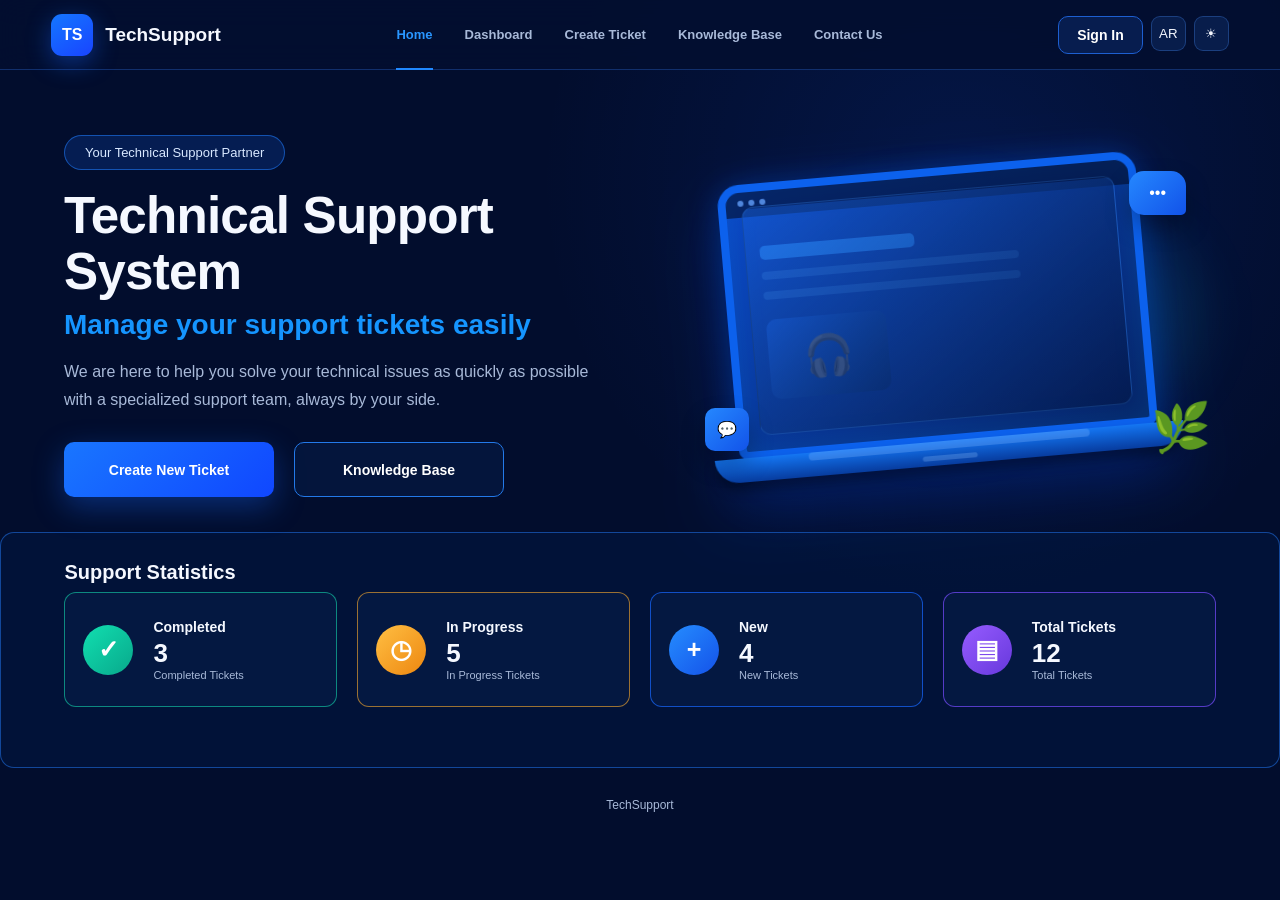
<file: index.html>
<!DOCTYPE html>
<html lang="en" dir="ltr">

<head>
    <meta charset="UTF-8">
    <meta name="viewport" content="width=device-width, initial-scale=1.0">

    <title>TechSupport</title>

    <link rel="stylesheet" href="css/style.css">
</head>

<body>

<!-- ================= NAVBAR ================= -->

<header class="navbar">

    <a href="index.html" class="brand">

        <span class="brand-icon">TS</span>

        <span class="brand-name">
            TechSupport
        </span>

    </a>


    <nav class="main-nav">

        <a href="index.html" class="active" data-i18n="home">
            Home
        </a>

        <a href="dashboard.html" data-i18n="dashboard">
            Dashboard
        </a>

        <a href="create-ticket.html" data-i18n="createTicket">
            Create Ticket
        </a>

        <a href="knowledge-base.html" data-i18n="knowledge">
            Knowledge Base
        </a>

        <a href="contact.html" data-i18n="contact">
            Contact Us
        </a>

    </nav>


    <div class="nav-actions">

    <a href="login.html" class="login-nav-btn">
        Sign In
    </a>

    <button id="languageToggle" class="nav-btn">
        AR
    </button>

    <button id="themeToggle" class="nav-btn">
        ☀
    </button>

</div>
</header>


<!-- ================= HERO ================= -->

<main>

<section class="hero">

    <div class="hero-content">

        <span class="hero-badge" data-i18n="badge">
            Your Technical Support Partner
        </span>


        <h1 data-i18n="heroTitle">
            Technical Support System
        </h1>


        <h2 data-i18n="heroSubtitle">
            Manage your support tickets easily
        </h2>


        <p data-i18n="heroText">
            We are here to help you solve your technical issues
            as quickly as possible with a specialized support team,
            always by your side.
        </p>


        <div class="hero-buttons">

            <a
                href="create-ticket.html"
                class="btn btn-primary"
                data-i18n="createNewTicket">
                Create New Ticket
            </a>

            <a
                href="knowledge-base.html"
                class="btn btn-outline"
                data-i18n="knowledge">
                Knowledge Base
            </a>

        </div>

    </div>


    <!-- LAPTOP -->

    <div class="laptop-area">

        <div class="glow glow-one"></div>
        <div class="glow glow-two"></div>


        <div class="chat-bubble bubble-one">
            •••
        </div>


        <div class="plant plant-left">
            🌿
        </div>


        <div class="laptop">

            <div class="laptop-screen">

                <div class="screen-top">
                    <span></span>
                    <span></span>
                    <span></span>
                </div>

                <div class="screen-content">

                    <div class="screen-line big"></div>
                    <div class="screen-line"></div>
                    <div class="screen-line"></div>

                    <div class="screen-card">

                        <div class="headphone">
                            🎧
                        </div>

                    </div>

                </div>

            </div>


            <div class="laptop-base">

                <div class="keyboard"></div>

                <div class="touchpad"></div>

            </div>

        </div>


        <div class="chat-bubble bubble-two">
            💬
        </div>

    </div>

</section>


<!-- ================= STATISTICS ================= -->

<section class="statistics-section">

    <div class="section-heading">
        <h2 data-i18n="supportStatistics">
            Support Statistics
        </h2>
    </div>


    <div class="stats-grid">

        <div class="stat-card completed">

            <div class="stat-icon">
                ✓
            </div>

            <div>
                <span data-i18n="completed">
                    Completed
                </span>

                <strong id="completedCount">
                    3
                </strong>

                <small data-i18n="completedTickets">
                    Completed Tickets
                </small>
            </div>

        </div>


        <div class="stat-card progress">

            <div class="stat-icon">
                ◷
            </div>

            <div>
                <span data-i18n="inProgress">
                    In Progress
                </span>

                <strong id="progressCount">
                    5
                </strong>

                <small data-i18n="progressTickets">
                    In Progress Tickets
                </small>
            </div>

        </div>


        <div class="stat-card new">

            <div class="stat-icon">
                +
            </div>

            <div>
                <span data-i18n="new">
                    New
                </span>

                <strong id="newCount">
                    4
                </strong>

                <small data-i18n="newTickets">
                    New Tickets
                </small>
            </div>

        </div>


        <div class="stat-card total">

            <div class="stat-icon">
                ▤
            </div>

            <div>
                <span data-i18n="totalTickets">
                    Total Tickets
                </span>

                <strong id="totalCount">
                    12
                </strong>

                <small data-i18n="totalTickets">
                    Total Tickets
                </small>
            </div>

        </div>

    </div>

</section>


<!-- ================= FOOTER ================= -->

<footer>

    <p>
        TechSupport
    </p>

</footer>

</main>


<script src="js/main.js"></script>

</body>
</html>
</file>
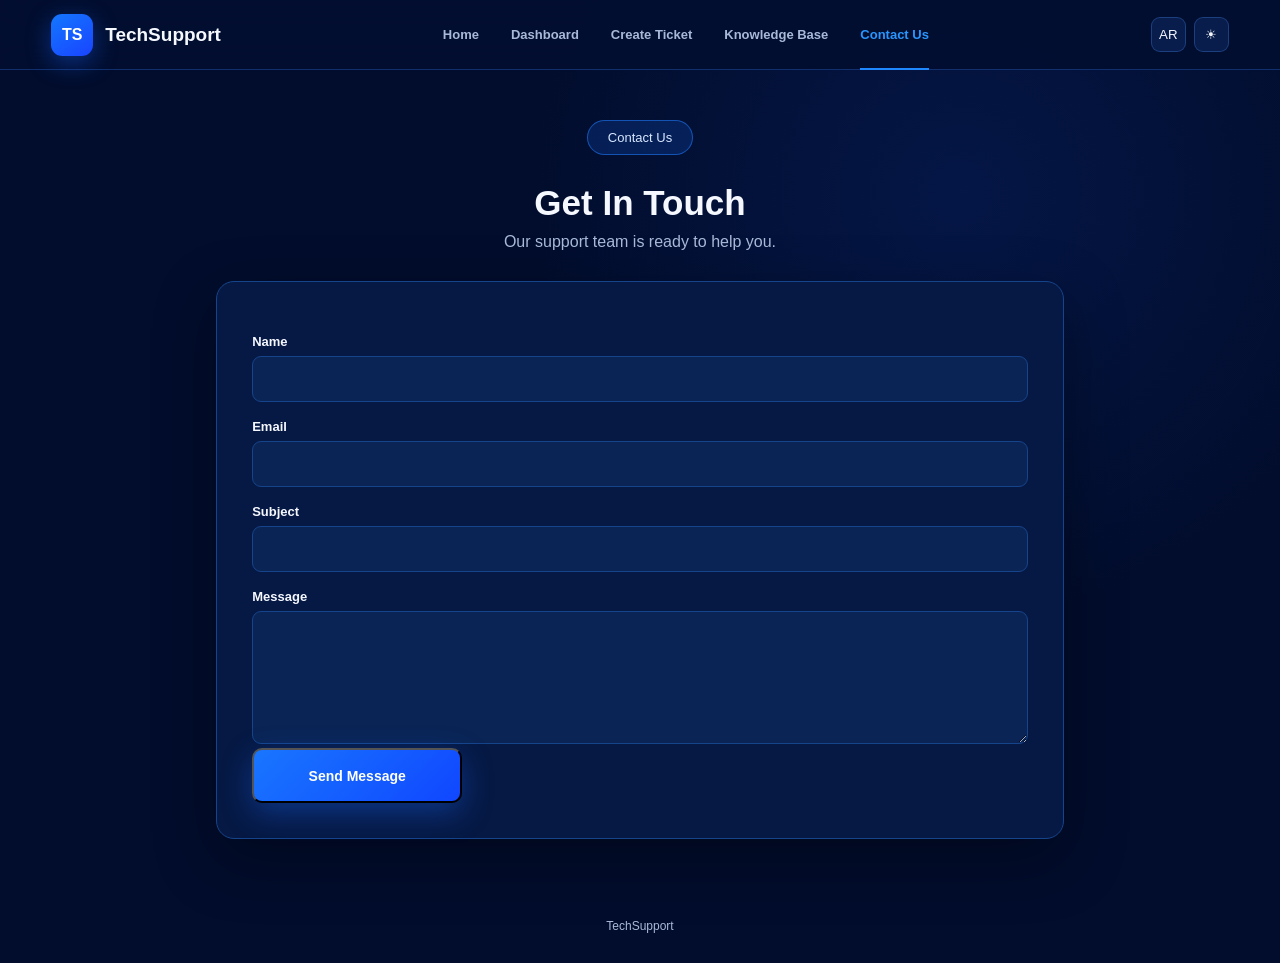
<file: contact.html>
<!DOCTYPE html>
<html lang="en" dir="ltr">

<head>
    <meta charset="UTF-8">
    <meta name="viewport" content="width=device-width, initial-scale=1.0">
    <title>Contact | TechSupport</title>
    <link rel="stylesheet" href="css/style.css">
</head>

<body>

<header class="navbar">

    <a href="index.html" class="brand">
        <span class="brand-icon">TS</span>
        <span class="brand-name">TechSupport</span>
    </a>

    <nav class="main-nav">
        <a href="index.html">Home</a>
        <a href="dashboard.html">Dashboard</a>
        <a href="create-ticket.html">Create Ticket</a>
        <a href="knowledge-base.html">Knowledge Base</a>
        <a href="contact.html" class="active">Contact Us</a>
    </nav>

    <div class="nav-actions">
        <button id="languageToggle" class="nav-btn">AR</button>
        <button id="themeToggle" class="nav-btn">☾</button>
    </div>

</header>


<main class="form-page">

    <div class="form-header">

        <span class="hero-badge">
            Contact Us
        </span>

        <h1>
            Get In Touch
        </h1>

        <p>
            Our support team is ready to help you.
        </p>

    </div>


    <form id="contactForm" class="main-form">

        <label>Name</label>

        <input
            type="text"
            id="contactName"
            required>


        <label>Email</label>

        <input
            type="email"
            id="contactEmail"
            required>


        <label>Subject</label>

        <input
            type="text"
            id="contactSubject"
            required>


        <label>Message</label>

        <textarea
            id="contactMessage"
            rows="7"
            required></textarea>


        <button
            type="submit"
            class="btn btn-primary">
            Send Message
        </button>

    </form>

</main>


<footer>
    <p> TechSupport</p>
</footer>


<script src="js/main.js"></script>

</body>
</html>
</file>
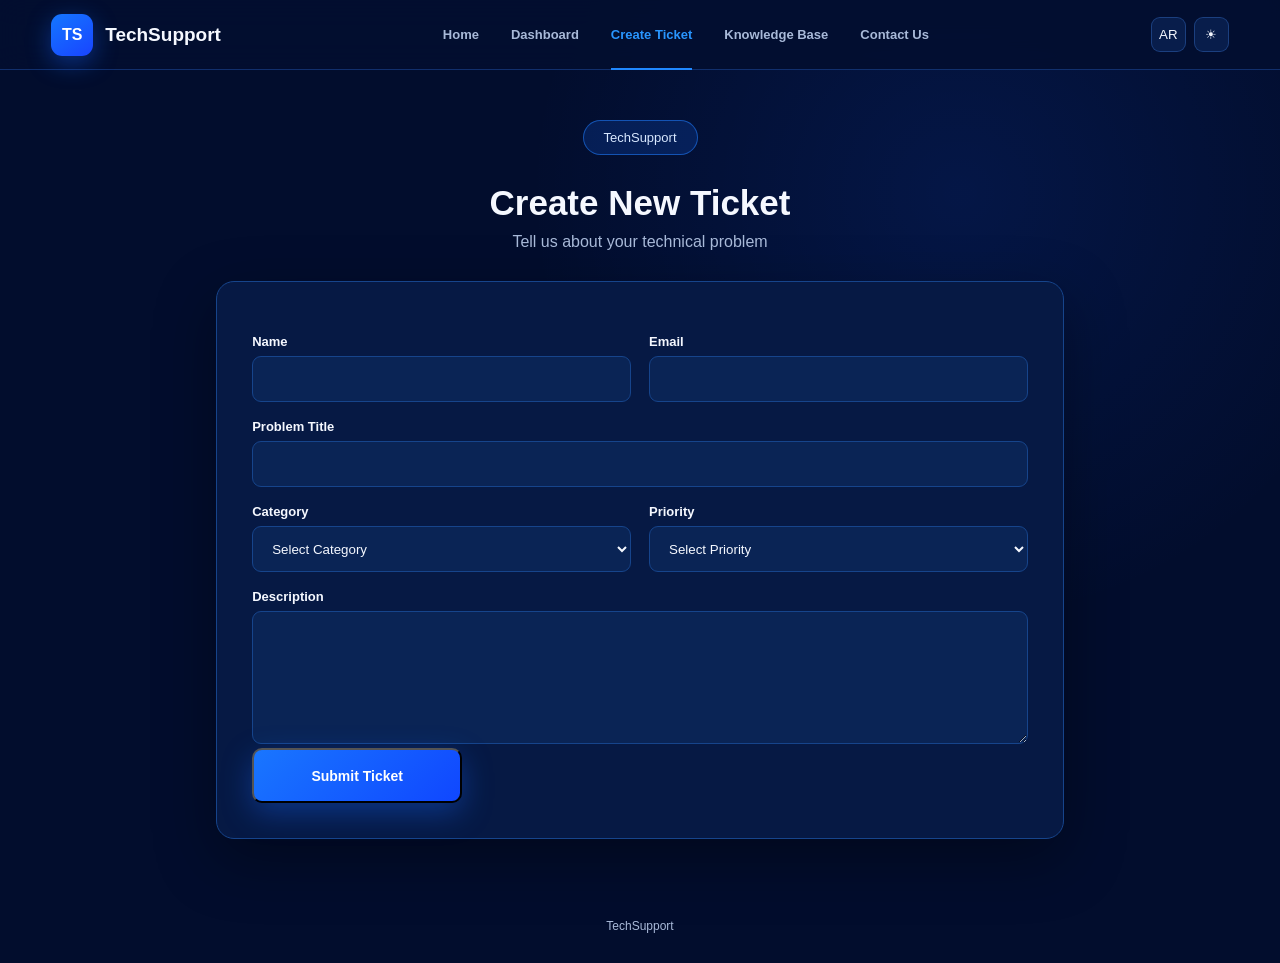
<file: create-ticket.html>
<!DOCTYPE html>
<html lang="en" dir="ltr">

<head>
    <meta charset="UTF-8">
    <meta name="viewport" content="width=device-width, initial-scale=1.0">
    <title>Create Ticket | TechSupport</title>
    <link rel="stylesheet" href="css/style.css">
</head>

<body>

<header class="navbar">

    <a href="index.html" class="brand">
        <span class="brand-icon">TS</span>
        <span class="brand-name">TechSupport</span>
    </a>

    <nav class="main-nav">
        <a href="index.html" data-i18n="home">Home</a>
        <a href="dashboard.html" data-i18n="dashboard">Dashboard</a>
        <a href="create-ticket.html" class="active" data-i18n="createTicket">Create Ticket</a>
        <a href="knowledge-base.html" data-i18n="knowledge">Knowledge Base</a>
        <a href="contact.html" data-i18n="contact">Contact Us</a>
    </nav>

    <div class="nav-actions">
        <button id="languageToggle" class="nav-btn">AR</button>
        <button id="themeToggle" class="nav-btn">☾</button>
    </div>

</header>


<main class="form-page">

    <div class="form-header">

        <span class="hero-badge">TechSupport</span>

        <h1 data-i18n="createTicketTitle">
            Create New Ticket
        </h1>

        <p data-i18n="createTicketSubtitle">
            Tell us about your technical problem
        </p>

    </div>


    <form id="ticketForm" class="main-form">

        <div class="form-row">

            <div>
                <label>Name</label>
                <input
                    type="text"
                    id="ticketName"
                    required>
            </div>

            <div>
                <label>Email</label>
                <input
                    type="email"
                    id="ticketEmail"
                    required>
            </div>

        </div>


        <label>Problem Title</label>

        <input
            type="text"
            id="ticketTitle"
            required>


        <div class="form-row">

            <div>

                <label>Category</label>

                <select id="ticketCategory" required>

                    <option value="">
                        Select Category
                    </option>

                    <option value="Network">
                        Network
                    </option>

                    <option value="Devices">
                        Devices
                    </option>

                    <option value="Software">
                        Software
                    </option>

                    <option value="Other">
                        Other
                    </option>

                </select>

            </div>


            <div>

                <label>Priority</label>

                <select id="ticketPriority" required>

                    <option value="">
                        Select Priority
                    </option>

                    <option value="High">
                        High
                    </option>

                    <option value="Medium">
                        Medium
                    </option>

                    <option value="Low">
                        Low
                    </option>

                </select>

            </div>

        </div>


        <label>Description</label>

        <textarea
            id="ticketDescription"
            rows="7"
            required></textarea>


        <button
            type="submit"
            class="btn btn-primary">
            Submit Ticket
        </button>

    </form>

</main>


<footer>
    <p>TechSupport</p>
</footer>


<script src="js/main.js"></script>

</body>
</html>
</file>
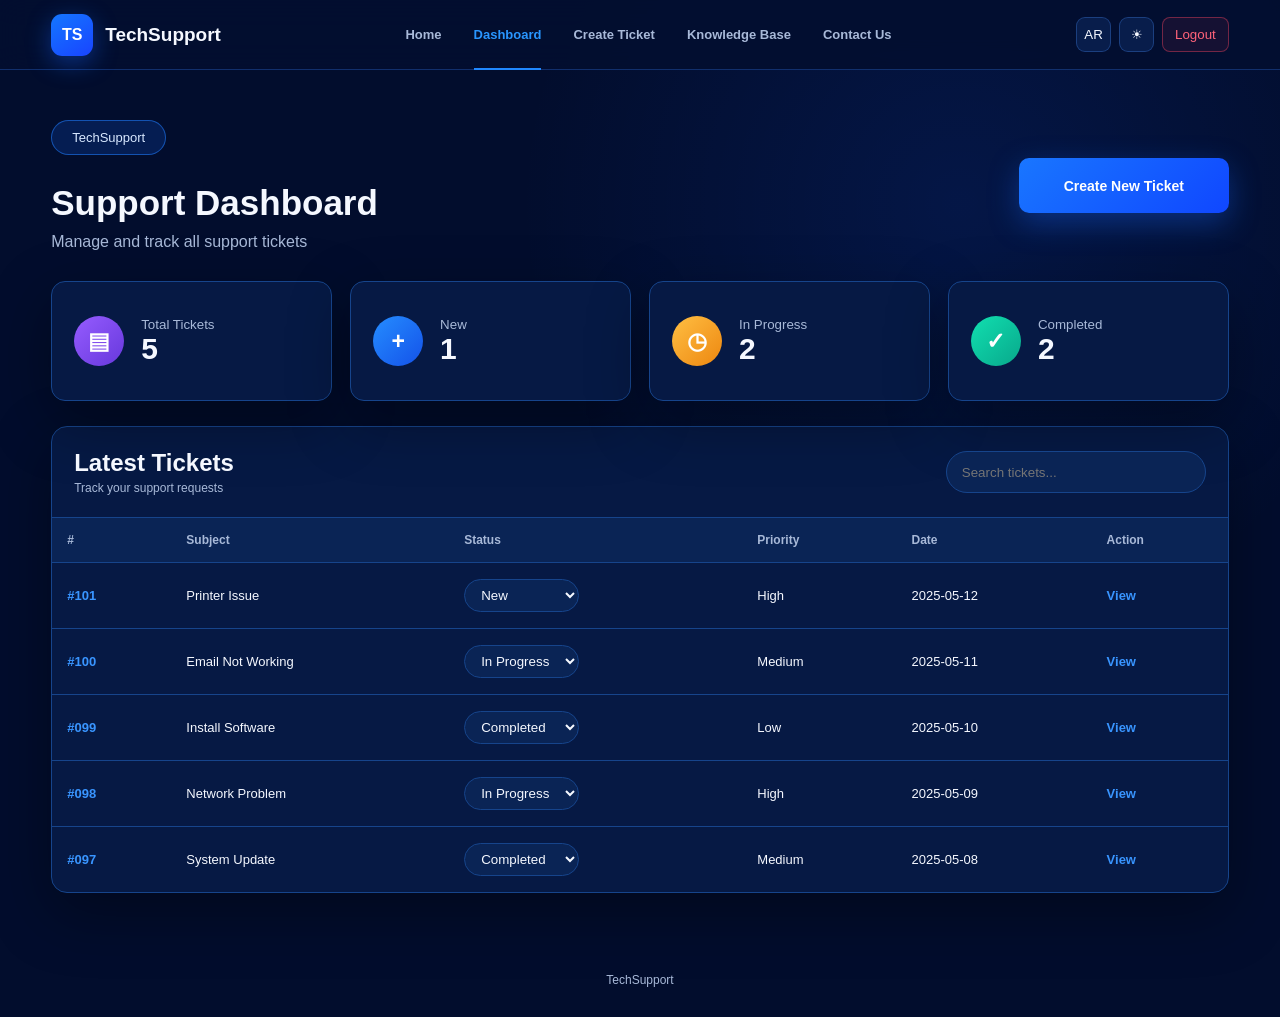
<file: dashboard.html>
<!DOCTYPE html>
<html lang="en" dir="ltr">

<head>
    <meta charset="UTF-8">
    <meta name="viewport" content="width=device-width, initial-scale=1.0">
    <title>Dashboard | TechSupport</title>
    <link rel="stylesheet" href="css/style.css">
</head>

<body>

<header class="navbar">

    <a href="index.html" class="brand">
        <span class="brand-icon">TS</span>
        <span class="brand-name">TechSupport</span>
    </a>

    <nav class="main-nav">
        <a href="index.html" data-i18n="home">Home</a>
        <a href="dashboard.html" class="active" data-i18n="dashboard">Dashboard</a>
        <a href="create-ticket.html" data-i18n="createTicket">Create Ticket</a>
        <a href="knowledge-base.html" data-i18n="knowledge">Knowledge Base</a>
        <a href="contact.html" data-i18n="contact">Contact Us</a>
    </nav>

    <div class="nav-actions">
        <button id="languageToggle" class="nav-btn">AR</button>
        <button id="themeToggle" class="nav-btn">☾</button>
        <button id="logoutButton" class="logout-btn">Logout</button>
    </div>

</header>


<main class="dashboard-page">

    <div class="page-heading">
        <div>
            <span class="hero-badge">TechSupport</span>
            <h1 data-i18n="dashboardTitle">Support Dashboard</h1>
            <p data-i18n="dashboardSubtitle">
                Manage and track all support tickets
            </p>
        </div>

        <a href="create-ticket.html"
           class="btn btn-primary"
           data-i18n="createNewTicket">
            Create New Ticket
        </a>
    </div>


    <!-- Statistics -->

    <section class="dashboard-stats">

        <div class="dashboard-stat total">
            <span class="dashboard-stat-icon">▤</span>
            <div>
                <small>Total Tickets</small>
                <strong id="dashboardTotal">12</strong>
            </div>
        </div>

        <div class="dashboard-stat new">
            <span class="dashboard-stat-icon">+</span>
            <div>
                <small>New</small>
                <strong id="dashboardNew">4</strong>
            </div>
        </div>

        <div class="dashboard-stat progress">
            <span class="dashboard-stat-icon">◷</span>
            <div>
                <small>In Progress</small>
                <strong id="dashboardProgress">5</strong>
            </div>
        </div>

        <div class="dashboard-stat completed">
            <span class="dashboard-stat-icon">✓</span>
            <div>
                <small>Completed</small>
                <strong id="dashboardCompleted">3</strong>
            </div>
        </div>

    </section>


    <!-- Tickets -->

    <section class="tickets-panel">

        <div class="panel-header">

            <div>
                <h2 data-i18n="latestTickets">Latest Tickets</h2>
                <p>Track your support requests</p>
            </div>

            <div class="ticket-search">
                <input
                    type="text"
                    id="ticketSearch"
                    placeholder="Search tickets...">
            </div>

        </div>


        <div class="table-wrapper">

            <table>

                <thead>
                    <tr>
                        <th>#</th>
                        <th>Subject</th>
                        <th>Status</th>
                        <th>Priority</th>
                        <th>Date</th>
                        <th>Action</th>
                    </tr>
                </thead>

                <tbody id="ticketsTable"></tbody>

            </table>

        </div>

    </section>

</main>


<footer>
    <p> TechSupport</p>
</footer>


<script src="js/main.js"></script>

</body>
</html>
</file>
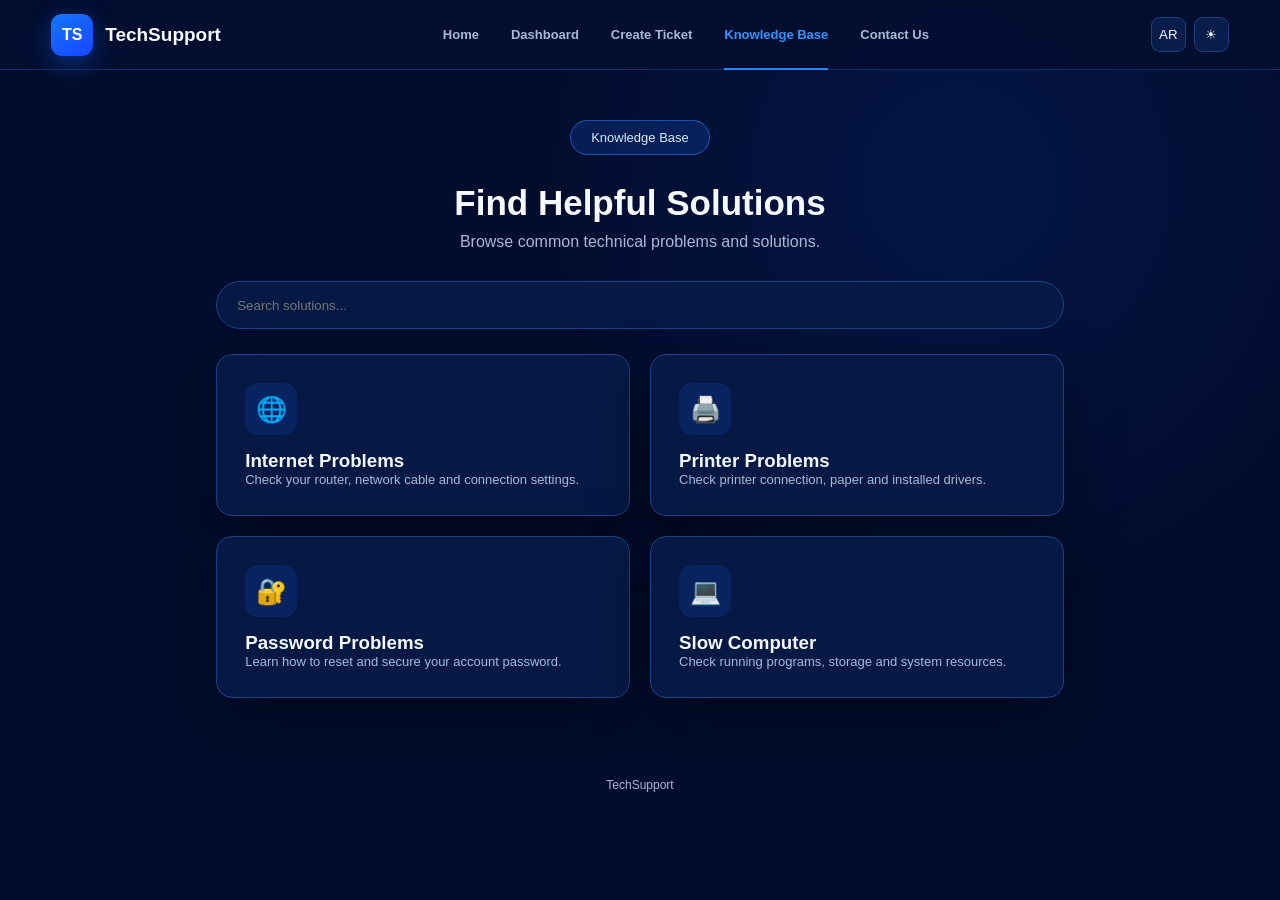
<file: knowledge-base.html>
<!DOCTYPE html>
<html lang="en" dir="ltr">

<head>
    <meta charset="UTF-8">
    <meta name="viewport" content="width=device-width, initial-scale=1.0">
    <title>Knowledge Base | TechSupport</title>
    <link rel="stylesheet" href="css/style.css">
</head>

<body>

<header class="navbar">

    <a href="index.html" class="brand">
        <span class="brand-icon">TS</span>
        <span class="brand-name">TechSupport</span>
    </a>

    <nav class="main-nav">
        <a href="index.html">Home</a>
        <a href="dashboard.html">Dashboard</a>
        <a href="create-ticket.html">Create Ticket</a>
        <a href="knowledge-base.html" class="active">Knowledge Base</a>
        <a href="contact.html">Contact Us</a>
    </nav>

    <div class="nav-actions">
        <button id="languageToggle" class="nav-btn">AR</button>
        <button id="themeToggle" class="nav-btn">☾</button>
    </div>

</header>


<main class="form-page">

    <div class="form-header">

        <span class="hero-badge">
            Knowledge Base
        </span>

        <h1>
            Find Helpful Solutions
        </h1>

        <p>
            Browse common technical problems and solutions.
        </p>

    </div>


    <div class="knowledge-search">

        <input
            type="text"
            id="knowledgeSearch"
            placeholder="Search solutions...">

    </div>


    <section class="knowledge-grid">

        <article class="knowledge-card">
            <div class="knowledge-icon">🌐</div>
            <h3>Internet Problems</h3>
            <p>
                Check your router, network cable and
                connection settings.
            </p>
        </article>


        <article class="knowledge-card">
            <div class="knowledge-icon">🖨️</div>
            <h3>Printer Problems</h3>
            <p>
                Check printer connection, paper and
                installed drivers.
            </p>
        </article>


        <article class="knowledge-card">
            <div class="knowledge-icon">🔐</div>
            <h3>Password Problems</h3>
            <p>
                Learn how to reset and secure your account
                password.
            </p>
        </article>


        <article class="knowledge-card">
            <div class="knowledge-icon">💻</div>
            <h3>Slow Computer</h3>
            <p>
                Check running programs, storage and
                system resources.
            </p>
        </article>

    </section>

</main>


<footer>
    <p>TechSupport</p>
</footer>


<script src="js/main.js"></script>

</body>
</html>
</file>
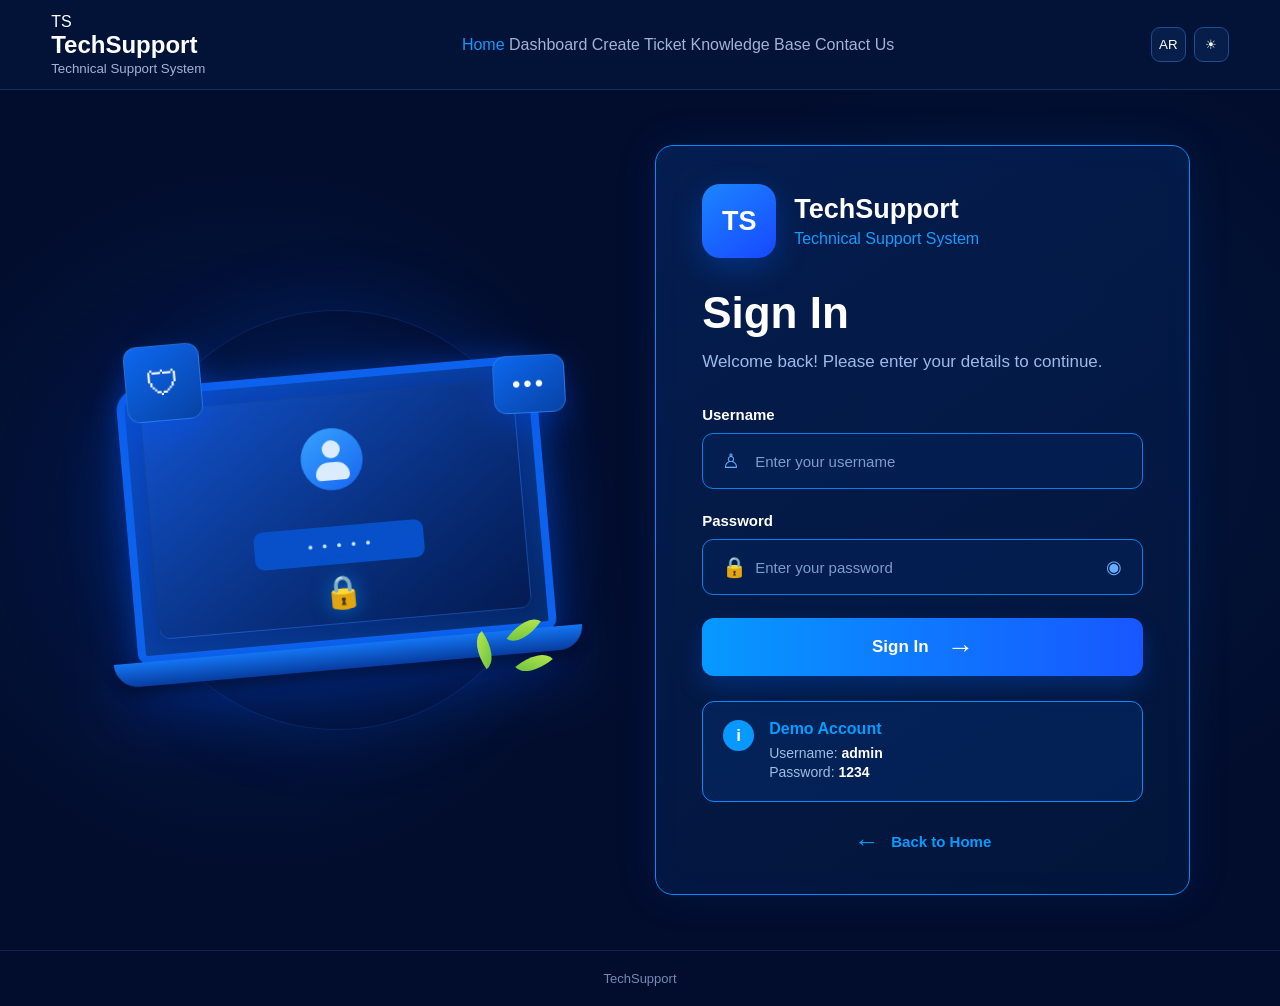
<file: login.html>
<!DOCTYPE html>
<html lang="en" dir="ltr">

<head>
    <meta charset="UTF-8">
    <meta name="viewport" content="width=device-width, initial-scale=1.0">

    <title>Sign In | TechSupport</title>

    <link rel="stylesheet" href="css/style.css">
</head>

<body class="login-body">

    <!-- =========================
         NAVBAR
    ========================== -->
    <header class="navbar login-navbar">

        <div class="logo">
            <span class="logo-icon">TS</span>

            <div>
                <h2>TechSupport</h2>
                <small>Technical Support System</small>
            </div>
        </div>

        <nav>
            <a href="index.html" class="active">Home</a>
            <a href="dashboard.html">Dashboard</a>
            <a href="create-ticket.html">Create Ticket</a>
            <a href="knowledge-base.html">Knowledge Base</a>
            <a href="contact.html">Contact Us</a>
        </nav>

        <div class="nav-actions">
            <button id="languageToggle" class="nav-btn">AR</button>
            <button id="themeToggle" class="nav-btn">☀</button>
        </div>

    </header>


    <!-- =========================
         LOGIN SECTION
    ========================== -->
    <main class="login-page">

        <div class="login-wrapper">

            <!-- =====================
                 LEFT ILLUSTRATION
            ====================== -->
            <section class="login-visual">

                <div class="visual-circle"></div>

                <div class="floating-card shield-card">
                    <span>🛡</span>
                </div>

                <div class="floating-card dots-card">
                    <span>•••</span>
                </div>

                <div class="laptop">

                    <div class="laptop-screen">

                        <div class="screen-user">
                            <div class="user-head"></div>
                            <div class="user-body"></div>
                        </div>

                        <div class="password-bar">
                            <span>●</span>
                            <span>●</span>
                            <span>●</span>
                            <span>●</span>
                            <span>●</span>
                        </div>

                        <div class="lock-icon">
                            🔒
                        </div>

                    </div>

                    <div class="laptop-base"></div>

                </div>

                <div class="visual-leaf">
                    <span></span>
                    <span></span>
                    <span></span>
                </div>

            </section>


            <!-- =====================
                 LOGIN CARD
            ====================== -->
            <section class="login-card">

                <!-- Logo -->
                <div class="login-brand">

                    <span class="login-brand-icon">TS</span>

                    <div>
                        <h2>TechSupport</h2>
                        <p>Technical Support System</p>
                    </div>

                </div>


                <!-- Heading -->
                <div class="login-heading">

                    <h1>Sign In</h1>

                    <p>
                        Welcome back! Please enter your details
                        to continue.
                    </p>

                </div>


                <!-- Login Form -->
                <form id="loginForm">

                    <!-- Username -->
                    <div class="login-field">

                        <label for="username">
                            Username
                        </label>

                        <div class="input-wrapper">

                            <span class="input-icon">♙</span>

                            <input
                                type="text"
                                id="username"
                                placeholder="Enter your username"
                                autocomplete="username"
                                required
                            >

                        </div>

                    </div>


                    <!-- Password -->
                    <div class="login-field">

                        <label for="password">
                            Password
                        </label>

                        <div class="input-wrapper">

                            <span class="input-icon">🔒</span>

                            <input
                                type="password"
                                id="password"
                                placeholder="Enter your password"
                                autocomplete="current-password"
                                required
                            >

                            <button
                                type="button"
                                class="password-toggle"
                                id="passwordToggle"
                                aria-label="Show password">
                                ◉
                            </button>

                        </div>

                    </div>


                    <!-- Submit -->
                    <button
                        type="submit"
                        class="login-submit">

                        <span>Sign In</span>

                        <span class="login-arrow">
                            →
                        </span>

                    </button>

                </form>


                <!-- Demo Account -->
                <div class="demo-login">

                    <div class="demo-icon">
                        i
                    </div>

                    <div class="demo-content">

                        <strong>Demo Account</strong>

                        <p>
                            Username:
                            <b>admin</b>
                        </p>

                        <p>
                            Password:
                            <b>1234</b>
                        </p>

                    </div>

                </div>


                <!-- Back -->
                <a href="index.html" class="back-home">
                    <span>←</span>
                    Back to Home
                </a>

            </section>

        </div>

    </main>


    <!-- =========================
         FOOTER
    ========================== -->
    <footer class="login-footer">

        <p>
           TechSupport 
        </p>

    </footer>


    <script src="js/main.js"></script>


    <!-- Password Toggle -->
    <script>

        const passwordToggle =
            document.getElementById("passwordToggle");

        const passwordInput =
            document.getElementById("password");

        if (passwordToggle && passwordInput) {

            passwordToggle.addEventListener("click", function () {

                if (passwordInput.type === "password") {

                    passwordInput.type = "text";

                    passwordToggle.textContent = "◉";

                } else {

                    passwordInput.type = "password";

                    passwordToggle.textContent = "◉";

                }

            });

        }

    </script>

</body>

</html>
</file>
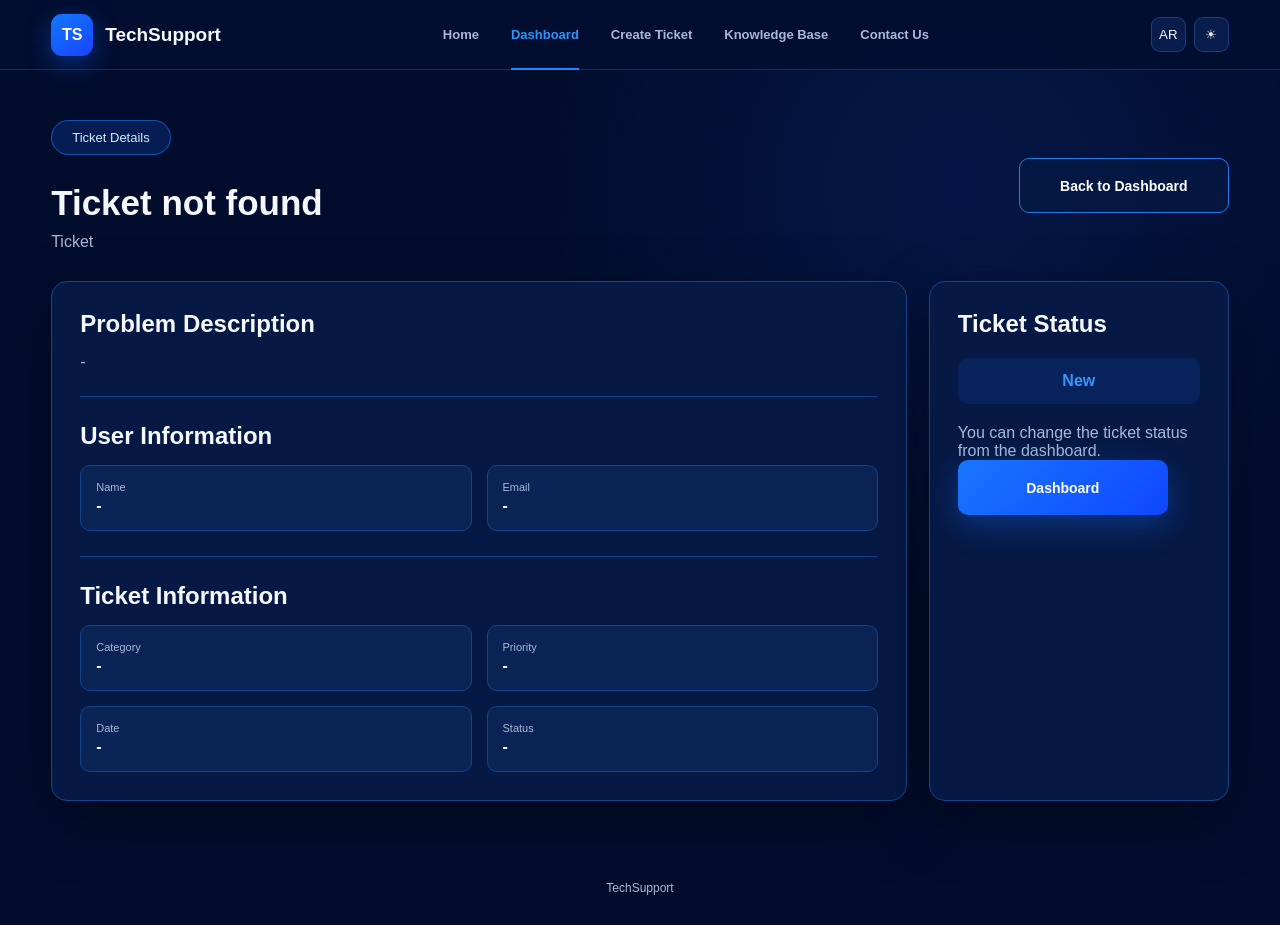
<file: ticket-details.html>
<!DOCTYPE html>
<html lang="en" dir="ltr">

<head>
    <meta charset="UTF-8">
    <meta name="viewport" content="width=device-width, initial-scale=1.0">
    <title>Ticket Details | TechSupport</title>
    <link rel="stylesheet" href="css/style.css">
</head>

<body>

<header class="navbar">

    <a href="index.html" class="brand">
        <span class="brand-icon">TS</span>
        <span class="brand-name">TechSupport</span>
    </a>

    <nav class="main-nav">
        <a href="index.html">Home</a>
        <a href="dashboard.html" class="active">Dashboard</a>
        <a href="create-ticket.html">Create Ticket</a>
        <a href="knowledge-base.html">Knowledge Base</a>
        <a href="contact.html">Contact Us</a>
    </nav>

    <div class="nav-actions">
        <button id="languageToggle" class="nav-btn">AR</button>
        <button id="themeToggle" class="nav-btn">☾</button>
    </div>

</header>


<main class="details-page">

    <div class="page-heading">

        <div>

            <span class="hero-badge">
                Ticket Details
            </span>

            <h1 id="detailsTitle">
                Ticket Details
            </h1>

            <p id="detailsId">
                Ticket
            </p>

        </div>

        <a
            href="dashboard.html"
            class="btn btn-outline">
            Back to Dashboard
        </a>

    </div>


    <div class="details-layout">

        <section class="details-card">

            <h2>Problem Description</h2>

            <p id="detailsDescription">
                -
            </p>


            <div class="details-divider"></div>


            <h2>User Information</h2>

            <div class="details-grid">

                <div>
                    <small>Name</small>
                    <strong id="detailsName">-</strong>
                </div>

                <div>
                    <small>Email</small>
                    <strong id="detailsEmail">-</strong>
                </div>

            </div>


            <div class="details-divider"></div>


            <h2>Ticket Information</h2>

            <div class="details-grid">

                <div>
                    <small>Category</small>
                    <strong id="detailsCategory">-</strong>
                </div>

                <div>
                    <small>Priority</small>
                    <strong id="detailsPriority">-</strong>
                </div>

                <div>
                    <small>Date</small>
                    <strong id="detailsDate">-</strong>
                </div>

                <div>
                    <small>Status</small>
                    <strong id="detailsStatus">-</strong>
                </div>

            </div>

        </section>


        <aside class="details-side">

            <h2>Ticket Status</h2>

            <div
                id="statusDisplay"
                class="ticket-status">
                New
            </div>

            <p>
                You can change the ticket status
                from the dashboard.
            </p>

            <a
                href="dashboard.html"
                class="btn btn-primary">
                Dashboard
            </a>

        </aside>

    </div>

</main>


<footer>
    <p> TechSupport</p>
</footer>


<script src="js/main.js"></script>

</body>
</html>
</file>
<file: css/style.css>
/* =====================================================
   TECH SUPPORT
   MODERN DARK BLUE UI
===================================================== */

:root {

    --bg: #020d2d;

    --surface: #061944;

    --surface-light: #0a2455;

    --blue: #1769ff;

    --blue-light: #168cff;

    --cyan: #18d9ff;

    --purple: #784cff;

    --green: #13d6aa;

    --orange: #ffae2b;

    --red: #ff4661;

    --text: #f5f8ff;

    --muted: #a8b9d8;

    --border: #16448b;

    --shadow:
        0 20px 60px rgba(0, 0, 0, .35);

}


/* =====================================================
   LIGHT MODE
===================================================== */

body.light-mode {

    --bg: #f3f8ff;

    --surface: #ffffff;

    --surface-light: #f4f8ff;

    --text: #10244c;

    --muted: #637493;

    --border: #d8e5f8;

    --shadow:
        0 15px 40px rgba(37, 99, 235, .10);

}


/* =====================================================
   RESET
===================================================== */

* {
    margin: 0;
    padding: 0;
    box-sizing: border-box;
}


html {
    scroll-behavior: smooth;
}


body {

    font-family:
        "Segoe UI",
        Tahoma,
        Arial,
        sans-serif;

    background:
        radial-gradient(
            circle at 75% 20%,
            rgba(20, 90, 255, .12),
            transparent 35%
        ),
        var(--bg);

    color: var(--text);

    min-height: 100vh;

    transition:
        background .3s ease,
        color .3s ease;
}


a {
    text-decoration: none;
    color: inherit;
}


button {
    font-family: inherit;
}


/* =====================================================
   NAVBAR
===================================================== */

.navbar {

    height: 70px;

    padding:
        0 4%;

    display: flex;

    align-items: center;

    gap: 45px;

    background:
        rgba(3, 15, 48, .92);

    border-bottom:
        1px solid rgba(48, 113, 220, .35);

    position: sticky;

    top: 0;

    z-index: 1000;

    backdrop-filter: blur(15px);

}


body.light-mode .navbar {

    background:
        rgba(255,255,255,.94);

}


/* =====================================================
   BRAND
===================================================== */

.brand {

    display: flex;

    align-items: center;

    gap: 12px;

    white-space: nowrap;

}


.brand-icon {

    width: 42px;

    height: 42px;

    border-radius: 11px;

    display: flex;

    align-items: center;

    justify-content: center;

    background:
        linear-gradient(
            145deg,
            #1477ff,
            #1944ff
        );

    color: white;

    font-size: 16px;

    font-weight: 800;

    box-shadow:
        0 7px 25px
        rgba(23,105,255,.4);

}


.brand-name {

    font-size: 19px;

    font-weight: 750;

}


/* =====================================================
   NAV
===================================================== */

.main-nav {

    flex: 1;

    display: flex;

    justify-content: center;

    gap: 32px;

}


.main-nav a {

    height: 70px;

    display: flex;

    align-items: center;

    position: relative;

    color: var(--muted);

    font-size: 13px;

    font-weight: 600;

    transition: .2s;

}


.main-nav a:hover {

    color: var(--text);

}


.main-nav a.active {

    color: #2996ff;

}


.main-nav a.active::after {

    content: "";

    position: absolute;

    bottom: 0;

    left: 0;

    right: 0;

    height: 2px;

    background: #2088ff;

}


/* =====================================================
   NAV BUTTONS
===================================================== */

.nav-actions {

    display: flex;

    gap: 8px;

}


.nav-btn {

    min-width: 35px;

    height: 35px;

    border-radius: 9px;

    border: 1px solid
        rgba(63,126,226,.35);

    background:
        rgba(14,47,103,.5);

    color: var(--text);

    cursor: pointer;

    transition: .2s;

}


.nav-btn:hover {

    border-color: #278cff;

    background:
        rgba(23,105,255,.2);

}


/* =====================================================
   HERO
===================================================== */

.hero {

    max-width: 1400px;

    margin: auto;

    min-height: 430px;

    padding:
        65px 5%
        35px;

    display: grid;

    grid-template-columns:
        1fr 1fr;

    align-items: center;

    gap: 40px;

}


.hero-content {

    max-width: 620px;

}


.hero-badge {

    display: inline-block;

    padding:
        9px 20px;

    border-radius: 30px;

    background:
        rgba(23,105,255,.18);

    border:
        1px solid
        rgba(31,126,255,.55);

    color: #d8e8ff;

    font-size: 13px;

    margin-bottom: 18px;

}


.hero h1 {

    font-size:
        clamp(38px, 4vw, 54px);

    line-height: 1.1;

    margin-bottom: 8px;

    letter-spacing: -.8px;

}


.hero h2 {

    font-size: 28px;

    color: #1595ff;

    margin-bottom: 17px;

}


.hero p {

    color: var(--muted);

    font-size: 16px;

    line-height: 1.8;

    max-width: 560px;

}


/* =====================================================
   BUTTONS
===================================================== */

.hero-buttons {

    display: flex;

    gap: 20px;

    margin-top: 27px;

}


.btn {

    min-width: 210px;

    height: 55px;

    padding: 0 25px;

    border-radius: 10px;

    display: inline-flex;

    align-items: center;

    justify-content: center;

    font-size: 14px;

    font-weight: 700;

    transition: .25s;

}


.btn-primary {

    color: white;

    background:
        linear-gradient(
            135deg,
            #1976ff,
            #1047ff
        );

    box-shadow:
        0 10px 30px
        rgba(23,105,255,.35);

}


.btn-primary:hover {

    transform:
        translateY(-2px);

    box-shadow:
        0 15px 35px
        rgba(23,105,255,.5);

}


.btn-outline {

    border:
        1px solid #2379e9;

    color: white;

    background:
        rgba(6,28,70,.6);

}


.btn-outline:hover {

    background:
        rgba(23,105,255,.15);

}


/* =====================================================
   LAPTOP
===================================================== */

.laptop-area {

    height: 340px;

    position: relative;

    display: flex;

    justify-content: center;

    align-items: center;

}


.glow {

    position: absolute;

    border-radius: 50%;

    filter: blur(30px);

}


.glow-one {

    width: 300px;

    height: 220px;

    background:
        rgba(24,111,255,.23);

}


.glow-two {

    width: 180px;

    height: 180px;

    background:
        rgba(26,221,255,.12);

    right: 20px;

}


/* laptop screen */

.laptop {

    position: relative;

    z-index: 3;

    width: 410px;

    transform:
        perspective(700px)
        rotateY(-5deg)
        rotateX(3deg);

}


.laptop-screen {

    height: 245px;

    border-radius:
        15px 15px 5px 5px;

    border:
        8px solid #113d91;

    background:
        linear-gradient(
            145deg,
            #0e3c99,
            #071c55
        );

    box-shadow:
        0 20px 45px
        rgba(0,0,0,.4);

    overflow: hidden;

}


.screen-top {

    height: 25px;

    display: flex;

    gap: 5px;

    padding: 8px 12px;

    background:
        rgba(2,12,40,.6);

}


.screen-top span {

    width: 6px;

    height: 6px;

    border-radius: 50%;

    background: #4f86dc;

}


.screen-content {

    padding: 30px;

}


.screen-line {

    width: 75%;

    height: 8px;

    border-radius: 5px;

    background:
        rgba(75,163,255,.35);

    margin-bottom: 12px;

}


.screen-line.big {

    width: 45%;

    height: 14px;

    background:
        #298bff;

}


.screen-card {

    width: 120px;

    height: 80px;

    margin-top: 20px;

    border-radius: 10px;

    background:
        linear-gradient(
            135deg,
            #155ce0,
            #062967
        );

    display: flex;

    align-items: center;

    justify-content: center;

}


.headphone {

    font-size: 40px;

}


.laptop-base {

    height: 25px;

    margin-top: -2px;

    background:
        linear-gradient(
            #164899,
            #092861
        );

    border-radius:
        0 0 20px 20px;

    position: relative;

}


.keyboard {

    width: 60%;

    height: 8px;

    background:
        rgba(125,182,255,.3);

    border-radius: 4px;

    margin: auto;

}


.touchpad {

    width: 55px;

    height: 5px;

    background:
        rgba(150,200,255,.25);

    position: absolute;

    bottom: 5px;

    left: 50%;

    transform: translateX(-50%);

    border-radius: 5px;

}


/* bubbles */

.chat-bubble {

    position: absolute;

    z-index: 5;

    background:
        linear-gradient(
            135deg,
            #2588ff,
            #1253e9
        );

    color: white;

    box-shadow:
        0 12px 25px
        rgba(0,0,0,.3);

}


.bubble-one {

    top: 25px;

    right: 30px;

    padding: 13px 20px;

    border-radius:
        15px 15px 5px 15px;

}


.bubble-two {

    bottom: 35px;

    left: 45px;

    padding: 12px;

    border-radius: 10px;

}


.plant {

    position: absolute;

    z-index: 4;

    font-size: 48px;

}


.plant-left {

    bottom: 30px;

    right: 5px;

}


/* =====================================================
   STATISTICS
===================================================== */

.statistics-section {

    max-width: 1400px;

    margin: 0 auto;

    padding:
        10px 3% 40px;

}


.statistics-section {

    border:
        1px solid
        rgba(30,108,220,.6);

    border-radius: 14px;

    background:
        rgba(3,25,66,.55);

}


body.light-mode .statistics-section {

    background: white;

}


.section-heading {

    padding:
        18px 25px 8px;

}


.section-heading h2 {

    font-size: 20px;

}


.stats-grid {

    display: grid;

    grid-template-columns:
        repeat(4,1fr);

    gap: 20px;

    padding:
        0 25px 20px;

}


.stat-card {

    min-height: 115px;

    border-radius: 12px;

    border: 1px solid;

    display: flex;

    align-items: center;

    gap: 20px;

    padding: 18px;

    background:
        rgba(7,29,71,.65);

}


body.light-mode .stat-card {

    background: #f9fbff;

}


.stat-card.completed {

    border-color:
        rgba(19,214,170,.6);

}


.stat-card.progress {

    border-color:
        rgba(255,174,43,.6);

}


.stat-card.new {

    border-color:
        rgba(23,105,255,.7);

}


.stat-card.total {

    border-color:
        rgba(120,76,255,.7);

}


.stat-icon {

    width: 50px;

    height: 50px;

    flex-shrink: 0;

    border-radius: 50%;

    display: flex;

    align-items: center;

    justify-content: center;

    font-size: 25px;

    font-weight: 800;

    color: white;

}


.completed .stat-icon {

    background:
        linear-gradient(
            135deg,
            #11dfb0,
            #08a88b
        );

}


.progress .stat-icon {

    background:
        linear-gradient(
            135deg,
            #ffbf43,
            #ed8710
        );

}


.new .stat-icon {

    background:
        linear-gradient(
            135deg,
            #258dff,
            #1452e9
        );

}


.total .stat-icon {

    background:
        linear-gradient(
            135deg,
            #965cff,
            #6738dc
        );

}


.stat-card span {

    display: block;

    font-size: 14px;

    font-weight: 700;

}


.stat-card strong {

    display: block;

    font-size: 26px;

    margin-top: 3px;

}


.stat-card small {

    display: block;

    color: var(--muted);

    font-size: 11px;

}


/* =====================================================
   FOOTER
===================================================== */

footer {

    text-align: center;

    padding: 30px;

    color: var(--muted);

    font-size: 12px;

}


/* =====================================================
   RESPONSIVE
===================================================== */

@media(max-width:1000px) {

    .navbar {

        gap: 15px;

    }

    .main-nav {

        gap: 15px;

    }

    .hero {

        grid-template-columns: 1fr;

        text-align: center;

    }

    .hero-content {

        margin: auto;

    }

    .hero-buttons {

        justify-content: center;

    }

    .stats-grid {

        grid-template-columns:
            repeat(2,1fr);

    }

}


@media(max-width:700px) {

    .navbar {

        height: auto;

        min-height: 70px;

        flex-wrap: wrap;

        padding: 10px 15px;

    }

    .main-nav {

        order: 3;

        width: 100%;

        overflow-x: auto;

        justify-content: flex-start;

    }

    .main-nav a {

        height: 40px;

        white-space: nowrap;

    }

    .hero {

        padding:
            45px 20px;

    }

    .hero h1 {

        font-size: 35px;

    }

    .hero h2 {

        font-size: 21px;

    }

    .hero-buttons {

        flex-direction: column;

    }

    .btn {

        width: 100%;

    }

    .laptop {

        width: 320px;

    }

    .laptop-screen {

        height: 190px;

    }

    .stats-grid {

        grid-template-columns: 1fr;

    }

}
/* =====================================================
   DASHBOARD
===================================================== */

.dashboard-page,
.form-page,
.details-page {

    max-width: 1400px;
    margin: auto;
    padding: 50px 4%;
}


.page-heading {

    display: flex;
    justify-content: space-between;
    align-items: center;
    gap: 30px;
    margin-bottom: 30px;

}


.page-heading h1,
.form-header h1 {

    font-size: 35px;
    margin: 10px 0;

}


.page-heading p,
.form-header p {

    color: var(--muted);

}


/* Dashboard stats */

.dashboard-stats {

    display: grid;
    grid-template-columns: repeat(4, 1fr);
    gap: 18px;
    margin-bottom: 25px;

}


.dashboard-stat {

    min-height: 120px;

    border: 1px solid var(--border);

    background: var(--surface);

    border-radius: 14px;

    padding: 22px;

    display: flex;
    align-items: center;
    gap: 17px;

    box-shadow: var(--shadow);

}


.dashboard-stat-icon {

    width: 50px;
    height: 50px;

    border-radius: 50%;

    display: flex;
    align-items: center;
    justify-content: center;

    color: white;
    font-size: 23px;
    font-weight: bold;

}


.dashboard-stat.total .dashboard-stat-icon {
    background: linear-gradient(135deg,#965cff,#6738dc);
}

.dashboard-stat.new .dashboard-stat-icon {
    background: linear-gradient(135deg,#258dff,#1452e9);
}

.dashboard-stat.progress .dashboard-stat-icon {
    background: linear-gradient(135deg,#ffbf43,#ed8710);
}

.dashboard-stat.completed .dashboard-stat-icon {
    background: linear-gradient(135deg,#11dfb0,#08a88b);
}


.dashboard-stat small {
    display: block;
    color: var(--muted);
}


.dashboard-stat strong {
    display: block;
    font-size: 30px;
}


/* Tickets */

.tickets-panel {

    background: var(--surface);

    border: 1px solid var(--border);

    border-radius: 16px;

    overflow: hidden;

    box-shadow: var(--shadow);

}


.panel-header {

    padding: 22px;

    display: flex;
    justify-content: space-between;
    align-items: center;

    border-bottom: 1px solid var(--border);

}


.panel-header h2 {
    margin-bottom: 4px;
}


.panel-header p {
    color: var(--muted);
    font-size: 12px;
}


.ticket-search input {

    width: 260px;

    height: 42px;

    padding: 0 15px;

    border-radius: 22px;

    border: 1px solid var(--border);

    background: var(--surface-light);

    color: var(--text);

    outline: none;

}


.table-wrapper {
    overflow-x: auto;
}


.table-wrapper table {

    width: 100%;
    border-collapse: collapse;

}


.table-wrapper th {

    color: var(--muted);

    background: var(--surface-light);

    font-size: 12px;

    text-align: start;

    padding: 15px;

}


.table-wrapper td {

    padding: 16px 15px;

    border-top: 1px solid var(--border);

    font-size: 13px;

}


.table-wrapper tr:hover {
    background: rgba(23,105,255,.06);
}


.ticket-id {

    color: #3995ff;
    font-weight: bold;

}


.status-select {

    border-radius: 20px;

    padding: 7px 12px;

    border: 1px solid var(--border);

    background: var(--surface-light);

    color: var(--text);

}


.view-ticket {

    color: #3995ff;

    font-weight: bold;

}


/* =====================================================
   FORMS
===================================================== */

.form-page {
    max-width: 950px;
}


.form-header {
    text-align: center;
    margin-bottom: 30px;
}


.main-form {

    background: var(--surface);

    border: 1px solid var(--border);

    border-radius: 18px;

    padding: 35px;

    box-shadow: var(--shadow);

}


.main-form label {

    display: block;

    margin:
        17px 0 7px;

    font-size: 13px;
    font-weight: 700;

}


.main-form input,
.main-form textarea,
.main-form select {

    width: 100%;

    padding: 13px 15px;

    border-radius: 9px;

    border: 1px solid var(--border);

    background: var(--surface-light);

    color: var(--text);

    outline: none;

}


.main-form input,
.main-form select {
    height: 46px;
}


.main-form textarea {
    resize: vertical;
}


.main-form input:focus,
.main-form textarea:focus,
.main-form select:focus {

    border-color: #2588ff;

    box-shadow:
        0 0 0 3px
        rgba(37,136,255,.1);

}


.form-row {

    display: grid;

    grid-template-columns: 1fr 1fr;

    gap: 18px;

}


.login-button {
    width: 100%;
    margin-top: 25px;
}


/* =====================================================
   LOGIN
===================================================== */

.login-page {

    min-height:
        calc(100vh - 70px);

    display: flex;

    justify-content: center;

    align-items: center;

    padding: 40px 20px;

}


.login-box {

    width: 900px;

    max-width: 100%;

    display: grid;

    grid-template-columns: 1fr 1fr;

    background: var(--surface);

    border:
        1px solid var(--border);

    border-radius: 20px;

    overflow: hidden;

    box-shadow: var(--shadow);

}


.login-info {

    padding: 55px 45px;

    background:
        linear-gradient(
            145deg,
            #061e51,
            #0a3275
        );

}


body.light-mode .login-info {

    background:
        linear-gradient(
            145deg,
            #edf5ff,
            #ffffff
        );

}


.login-info h1 {
    margin-top: 20px;
}


.login-info h2 {
    margin-top: 15px;
    color: #3197ff;
}


.login-info p {
    color: var(--muted);
    margin-top: 12px;
}


.login-form {
    padding: 45px;
}


.login-form > p {
    color: var(--muted);
    font-size: 13px;
    margin-bottom: 25px;
}


.login-form label {
    display: block;
    margin: 15px 0 7px;
    font-size: 13px;
}


.login-form input {

    width: 100%;

    height: 46px;

    padding: 0 13px;

    border-radius: 9px;

    border: 1px solid var(--border);

    background: var(--surface-light);

    color: var(--text);

    outline: none;

}


.demo-account {

    margin-top: 20px;

    padding: 15px;

    border-radius: 10px;

    background: var(--surface-light);

    border: 1px solid var(--border);

    font-size: 12px;

}


.demo-account p {
    color: var(--muted);
}


/* =====================================================
   KNOWLEDGE
===================================================== */

.knowledge-search {
    margin-bottom: 25px;
}


.knowledge-search input {

    width: 100%;

    height: 48px;

    border-radius: 24px;

    border: 1px solid var(--border);

    background: var(--surface);

    color: var(--text);

    padding: 0 20px;

    outline: none;

}


.knowledge-grid {

    display: grid;

    grid-template-columns: repeat(2,1fr);

    gap: 20px;

}


.knowledge-card {

    padding: 28px;

    border-radius: 16px;

    border: 1px solid var(--border);

    background: var(--surface);

    box-shadow: var(--shadow);

    transition: .2s;

}


.knowledge-card:hover {
    transform: translateY(-3px);
}


.knowledge-icon {

    width: 52px;
    height: 52px;

    display: flex;
    align-items: center;
    justify-content: center;

    border-radius: 13px;

    background: rgba(23,105,255,.15);

    font-size: 25px;

    margin-bottom: 15px;

}


.knowledge-card p {
    color: var(--muted);
    font-size: 13px;
}


/* =====================================================
   TICKET DETAILS
===================================================== */

.details-layout {

    display: grid;

    grid-template-columns: 1fr 300px;

    gap: 22px;

}


.details-card,
.details-side {

    background: var(--surface);

    border: 1px solid var(--border);

    border-radius: 16px;

    padding: 28px;

    box-shadow: var(--shadow);

}


.details-card h2,
.details-side h2 {
    margin-bottom: 15px;
}


.details-card p,
.details-side p {
    color: var(--muted);
}


.details-divider {

    border-top: 1px solid var(--border);

    margin: 25px 0;

}


.details-grid {

    display: grid;

    grid-template-columns: repeat(2,1fr);

    gap: 15px;

}


.details-grid div {

    padding: 15px;

    border-radius: 10px;

    background: var(--surface-light);

    border: 1px solid var(--border);

}


.details-grid small {

    display: block;

    color: var(--muted);

    font-size: 11px;

}


.details-grid strong {
    display: block;
    margin-top: 4px;
}


.ticket-status {

    padding: 14px;

    text-align: center;

    border-radius: 10px;

    background: rgba(23,105,255,.13);

    color: #3995ff;

    font-weight: bold;

    margin: 20px 0;

}


.logout-btn {

    border: 1px solid rgba(255,70,97,.4);

    background: rgba(255,70,97,.08);

    color: #ff637a;

    padding: 8px 12px;

    border-radius: 8px;

    cursor: pointer;

}


@media(max-width:800px) {

    .dashboard-stats {
        grid-template-columns: 1fr 1fr;
    }

    .form-row,
    .details-layout,
    .login-box,
    .knowledge-grid {
        grid-template-columns: 1fr;
    }

    .panel-header {
        flex-direction: column;
        align-items: stretch;
        gap: 15px;
    }

    .ticket-search input {
        width: 100%;
    }

}


@media(max-width:550px) {

    .dashboard-stats {
        grid-template-columns: 1fr;
    }

    .main-form,
    .login-form {
        padding: 22px;
    }

}
.login-nav-btn {
    text-decoration: none;
    color: #ffffff;
    font-size: 14px;
    font-weight: 600;
    padding: 10px 18px;
    border-radius: 10px;
    border: 1px solid #1d5fd1;
    background: rgba(20, 74, 170, 0.25);
    transition: 0.2s;
}

.login-nav-btn:hover {
    background: #1769ff;
    border-color: #1769ff;
}
/* =========================================================
   TECHSUPPORT LOGIN PAGE
========================================================= */

.login-body {

    margin: 0;

    min-height: 100vh;

    background:
        radial-gradient(
            circle at 15% 50%,
            rgba(20, 92, 220, 0.18),
            transparent 35%
        ),
        radial-gradient(
            circle at 85% 20%,
            rgba(20, 100, 255, 0.10),
            transparent 30%
        ),
        #031238;

    color: white;

}


/* =========================================================
   NAVBAR
========================================================= */

.login-navbar {

    height: 90px;

    padding: 0 4%;

    display: flex;

    align-items: center;

    justify-content: space-between;

    box-sizing: border-box;

    border-bottom:
        1px solid
        rgba(71, 145, 255, 0.28);

    background:
        rgba(2, 18, 55, 0.92);

}


/* Logo */

.login-logo {

    display: flex;

    align-items: center;

    gap: 14px;

    color: white;

    text-decoration: none;

    font-size: 27px;

    font-weight: 700;

}


.login-logo-icon {

    width: 60px;

    height: 60px;

    display: flex;

    align-items: center;

    justify-content: center;

    border-radius: 16px;

    background:
        linear-gradient(
            135deg,
            #1976ff,
            #1551f5
        );

    font-size: 24px;

    font-weight: 800;

    box-shadow:
        0 10px 30px
        rgba(20, 94, 255, .35);

}


/* Navbar buttons */

.login-nav-actions {

    display: flex;

    align-items: center;

    gap: 10px;

}


.login-top-button {

    padding: 12px 22px;

    border-radius: 12px;

    color: white;

    text-decoration: none;

    font-size: 15px;

    font-weight: 700;

    background:
        linear-gradient(
            135deg,
            #178cff,
            #1457ff
        );

    border:
        1px solid
        #2697ff;

    box-shadow:
        0 7px 25px
        rgba(21, 91, 255, .25);

}


.login-nav-button {

    width: 48px;

    height: 48px;

    border-radius: 13px;

    border:
        1px solid
        rgba(53, 132, 232, .55);

    background:
        rgba(10, 42, 94, .65);

    color: white;

    font-size: 15px;

    cursor: pointer;

}


/* =========================================================
   MAIN
========================================================= */

.login-main {

    min-height:
        calc(100vh - 90px);

    display: flex;

    align-items: center;

    justify-content: center;

    padding: 45px 5%;

    box-sizing: border-box;

}


/* Wrapper */

.login-wrapper {

    width: min(1250px, 100%);

    display: grid;

    grid-template-columns:
        1fr
        0.88fr;

    align-items: center;

    gap: 55px;

}


/* =========================================================
   IMAGE SECTION
========================================================= */

.login-image-section {

    position: relative;

    min-height: 570px;

    display: flex;

    align-items: center;

    justify-content: center;

    overflow: hidden;

}


/* Blue glow behind image */

.login-image-glow {

    position: absolute;

    width: 430px;

    height: 430px;

    border-radius: 50%;

    background:
        rgba(10, 91, 255, .25);

    filter: blur(80px);

    z-index: 0;

}


/* Actual image */

.login-support-image {

    position: relative;

    z-index: 1;

    width: 100%;

    max-width: 590px;

    height: auto;

    display: block;

    object-fit: contain;

    border-radius: 20px;

    filter:
        drop-shadow(
            0 25px 45px
            rgba(0, 81, 255, .28)
        );

}


/* =========================================================
   LOGIN CARD
========================================================= */

.login-form-card {

    width: 100%;

    max-width: 510px;

    box-sizing: border-box;

    padding: 38px 42px;

    border-radius: 20px;

    background:
        linear-gradient(
            145deg,
            rgba(6, 31, 78, .97),
            rgba(3, 20, 53, .97)
        );

    border:
        1px solid
        rgba(40, 143, 255, .75);

    box-shadow:

        0 25px 70px
        rgba(0, 0, 0, .35),

        inset 0 1px 0
        rgba(255,255,255,.04);

}


/* =========================================================
   CARD BRAND
========================================================= */

.login-card-brand {

    display: flex;

    align-items: center;

    gap: 13px;

    margin-bottom: 25px;

    color: white;

    font-size: 21px;

    font-weight: 700;

}


.login-card-icon {

    width: 48px;

    height: 48px;

    display: flex;

    align-items: center;

    justify-content: center;

    border-radius: 13px;

    background:
        linear-gradient(
            135deg,
            #218dff,
            #1454ff
        );

    font-weight: 800;

    box-shadow:
        0 8px 25px
        rgba(20, 90, 255, .28);

}


/* =========================================================
   TITLE
========================================================= */

.login-form-card h1 {

    margin: 0;

    font-size: 42px;

    line-height: 1.15;

    color: #ffffff;

}


.login-description {

    margin:
        10px
        0
        30px;

    color: #83a9df;

    font-size: 14px;

    line-height: 1.7;

}


/* =========================================================
   FIELDS
========================================================= */

.login-field {

    margin-bottom: 21px;

}


.login-field label {

    display: block;

    margin-bottom: 9px;

    color: #ffffff;

    font-size: 14px;

    font-weight: 600;

}


.login-input {

    height: 58px;

    display: flex;

    align-items: center;

    gap: 11px;

    padding: 0 16px;

    box-sizing: border-box;

    border-radius: 11px;

    background:
        rgba(8, 45, 105, .62);

    border:
        1px solid
        rgba(45, 125, 231, .75);

    transition: .2s;

}


.login-input:focus-within {

    border-color: #2b9bff;

    box-shadow:
        0 0 0 3px
        rgba(40, 143, 255, .12);

}


.field-icon {

    font-size: 17px;

    opacity: .85;

}


.login-input input {

    width: 100%;

    height: 100%;

    border: none;

    outline: none;

    background: transparent;

    color: white;

    font-size: 14px;

}


.login-input input::placeholder {

    color: #7197cb;

}


/* =========================================================
   LOGIN BUTTON
========================================================= */

.login-submit-button {

    width: 100%;

    height: 58px;

    margin-top: 7px;

    border: none;

    border-radius: 11px;

    color: white;

    font-size: 16px;

    font-weight: 700;

    cursor: pointer;

    background:
        linear-gradient(
            100deg,
            #2097ff,
            #1554ff
        );

    box-shadow:
        0 12px 30px
        rgba(18, 91, 255, .28);

    transition: .2s;

}


.login-submit-button span {

    margin-left: 8px;

    font-size: 20px;

}


.login-submit-button:hover {

    transform: translateY(-2px);

    box-shadow:
        0 16px 35px
        rgba(18, 91, 255, .38);

}


/* =========================================================
   DEMO ACCOUNT
========================================================= */

.demo-box {

    margin-top: 20px;

    padding: 17px;

    border-radius: 11px;

    border:
        1px solid
        rgba(45, 128, 230, .65);

    background:
        rgba(7, 43, 98, .55);

}


.demo-header {

    display: flex;

    align-items: center;

    gap: 10px;

    color: #ffffff;

    font-size: 14px;

}


.demo-icon {

    width: 25px;

    height: 25px;

    display: flex;

    align-items: center;

    justify-content: center;

    border-radius: 50%;

    background: #178cff;

    color: white;

    font-weight: 700;

}


.demo-details {

    display: flex;

    justify-content: space-between;

    gap: 15px;

    margin-top: 11px;

    color: #82a9dd;

    font-size: 12px;

}


/* =========================================================
   BACK HOME
========================================================= */

.back-home-link {

    display: block;

    width: fit-content;

    margin:
        24px
        auto
        0;

    color: #2998ff;

    text-decoration: none;

    font-size: 13px;

    font-weight: 600;

    transition: .2s;

}


.back-home-link:hover {

    color: #71bdff;

}


/* =========================================================
   RESPONSIVE
========================================================= */

@media (max-width: 950px) {

    .login-wrapper {

        grid-template-columns: 1fr;

        gap: 20px;

    }


    .login-image-section {

        min-height: auto;

        max-height: 420px;

    }


    .login-support-image {

        max-width: 500px;

    }


    .login-form-card {

        max-width: 600px;

        justify-self: center;

    }

}


@media (max-width: 600px) {

    .login-navbar {

        height: 75px;

        padding: 0 18px;

    }


    .login-logo {

        font-size: 19px;

        gap: 9px;

    }


    .login-logo-icon {

        width: 43px;

        height: 43px;

        border-radius: 11px;

        font-size: 17px;

    }


    .login-top-button {

        display: none;

    }


    .login-nav-button {

        width: 42px;

        height: 42px;

    }


    .login-main {

        min-height:
            calc(100vh - 75px);

        padding: 25px 15px;

    }


    .login-image-section {

        max-height: 280px;

    }


    .login-form-card {

        padding: 28px 22px;

        border-radius: 16px;

    }


    .login-form-card h1 {

        font-size: 34px;

    }


    .demo-details {

        flex-direction: column;

        gap: 6px;

    }

}
/* ===============================
   LOGIN - MATCHING SITE DESIGN
================================ */

.login-page {
    min-height: calc(100vh - 170px);
    display: flex;
    align-items: center;
    justify-content: center;
    padding: 55px 20px;
    background: #f7f8fa;
}

.login-container {
    width: 100%;
    max-width: 460px;
}

.login-card {
    width: 100%;
    box-sizing: border-box;
    padding: 40px;
    background: #ffffff;
    border: 1px solid #e6e8ec;
    border-radius: 16px;
    box-shadow: 0 10px 30px rgba(16, 24, 40, 0.06);
}

.login-card-logo {
    display: flex;
    align-items: center;
    gap: 12px;
    margin-bottom: 30px;
}

.login-card-logo .logo-icon {
    width: 48px;
    height: 48px;
    display: flex;
    align-items: center;
    justify-content: center;
    border-radius: 12px;
    background: #2563eb;
    color: #ffffff;
    font-size: 17px;
    font-weight: 800;
}

.login-card-logo h2 {
    margin: 0;
    color: #111827;
    font-size: 19px;
}

.login-card-logo p {
    margin: 3px 0 0;
    color: #667085;
    font-size: 12px;
}

.login-card h1 {
    margin: 0 0 8px;
    color: #111827;
    font-size: 30px;
    font-weight: 800;
}

.login-subtitle {
    margin: 0 0 28px;
    color: #667085;
    font-size: 14px;
    line-height: 1.7;
}

.form-group {
    margin-bottom: 20px;
}

.form-group label {
    display: block;
    margin-bottom: 8px;
    color: #344054;
    font-size: 14px;
    font-weight: 600;
}

.form-group input {
    width: 100%;
    height: 50px;
    box-sizing: border-box;
    padding: 0 14px;
    border: 1px solid #d0d5dd;
    border-radius: 10px;
    outline: none;
    background: #ffffff;
    color: #111827;
    font-family: inherit;
    font-size: 14px;
    transition: 0.2s;
}

.form-group input::placeholder {
    color: #98a2b3;
}

.form-group input:focus {
    border-color: #2563eb;
    box-shadow: 0 0 0 3px rgba(37, 99, 235, 0.10);
}

.login-button {
    width: 100%;
    height: 50px;
    margin-top: 5px;
    border: none;
    border-radius: 10px;
    cursor: pointer;
    font-family: inherit;
    font-size: 14px;
    font-weight: 700;
    background: #2563eb;
    color: #ffffff;
    transition: 0.2s;
}

.login-button:hover {
    background: #1d4ed8;
    transform: translateY(-1px);
}

.demo-login {
    margin-top: 22px;
    padding: 16px;
    border-radius: 10px;
    background: #f8faff;
    border: 1px solid #e0e9ff;
}

.demo-login strong {
    display: block;
    margin-bottom: 8px;
    color: #1d4ed8;
    font-size: 14px;
}

.demo-login p {
    margin: 4px 0;
    color: #667085;
    font-size: 12px;
}

.demo-login b {
    color: #344054;
}

.back-home {
    display: block;
    width: fit-content;
    margin: 22px auto 0;
    color: #2563eb;
    text-decoration: none;
    font-size: 13px;
    font-weight: 600;
}

.back-home:hover {
    color: #1d4ed8;
}

@media (max-width: 600px) {

    .login-page {
        padding: 30px 15px;
    }

    .login-card {
        padding: 28px 22px;
    }

    .login-card h1 {
        font-size: 27px;
    }
}
/* =====================================================
   TECHSUPPORT LOGIN PAGE
   DARK BLUE / NEON BLUE DESIGN
===================================================== */

.login-body {
    background:
        radial-gradient(
            circle at 15% 45%,
            rgba(0, 91, 255, 0.14),
            transparent 30%
        ),
        radial-gradient(
            circle at 85% 30%,
            rgba(0, 132, 255, 0.08),
            transparent 28%
        ),
        #020d2d;

    color: #ffffff;
}


/* =====================================================
   NAVBAR
===================================================== */

.login-navbar {
    background: #031337;
    border-bottom: 1px solid rgba(58, 132, 255, 0.25);
}

.login-navbar .logo h2 {
    color: #ffffff;
}

.login-navbar .logo small {
    color: #9fb4d8;
}

.login-navbar nav a {
    color: #9fb4d8;
}

.login-navbar nav a:hover,
.login-navbar nav a.active {
    color: #1597ff;
}

.login-navbar nav a.active::after {
    background: #1597ff;
}

.login-navbar .nav-btn {
    background: #071d4a;
    border: 1px solid #1b4f91;
    color: #ffffff;
}

.login-navbar .nav-btn:hover {
    background: #0a2a63;
    border-color: #218cff;
}


/* =====================================================
   MAIN LOGIN AREA
===================================================== */

.login-page {
    min-height: calc(100vh - 175px);

    display: flex;
    align-items: center;
    justify-content: center;

    padding: 55px 7%;
    box-sizing: border-box;

    background:
        radial-gradient(
            circle at 20% 50%,
            rgba(0, 91, 255, 0.15),
            transparent 32%
        ),
        radial-gradient(
            circle at 80% 40%,
            rgba(0, 126, 255, 0.07),
            transparent 35%
        ),
        #020d2d;
}


/* =====================================================
   LOGIN WRAPPER
===================================================== */

.login-wrapper {
    width: 100%;
    max-width: 1180px;

    display: grid;
    grid-template-columns: 1fr 1.08fr;

    align-items: center;

    gap: 70px;
}


/* =====================================================
   LEFT VISUAL
===================================================== */

.login-visual {
    position: relative;

    min-height: 540px;

    display: flex;
    align-items: center;
    justify-content: center;
}


/* Large circle */

.visual-circle {
    position: absolute;

    width: 420px;
    height: 420px;

    border-radius: 50%;

    background:
        radial-gradient(
            circle,
            rgba(0, 75, 255, 0.25),
            rgba(0, 57, 170, 0.08) 55%,
            transparent 72%
        );

    border: 1px solid rgba(36, 116, 255, 0.18);

    box-shadow:
        0 0 80px rgba(0, 91, 255, 0.15);
}


/* =====================================================
   LAPTOP
===================================================== */

.laptop {
    position: relative;

    width: 420px;

    transform: rotate(-5deg);

    filter:
        drop-shadow(
            0 25px 30px rgba(0, 76, 255, 0.25)
        );

    z-index: 3;
}


.laptop-screen {
    position: relative;

    height: 275px;

    background:
        linear-gradient(
            145deg,
            #0b48c7,
            #062263
        );

    border: 8px solid #0c61ed;

    border-radius: 22px 22px 10px 10px;

    box-shadow:
        inset 0 0 30px rgba(0, 174, 255, 0.15),
        0 0 30px rgba(0, 102, 255, 0.25);

    overflow: hidden;
}


/* Screen glow */

.laptop-screen::before {
    content: "";

    position: absolute;

    inset: 15px;

    border-radius: 12px;

    background:
        linear-gradient(
            145deg,
            rgba(25, 98, 220, 0.5),
            rgba(3, 25, 77, 0.8)
        );

    border: 1px solid rgba(66, 153, 255, 0.2);
}


/* User */

.screen-user {
    position: absolute;

    top: 48px;
    left: 50%;

    transform: translateX(-50%);

    width: 62px;
    height: 62px;

    border-radius: 50%;

    background:
        linear-gradient(
            145deg,
            #37a2ff,
            #1765ef
        );

    z-index: 2;
}


.user-head {
    position: absolute;

    width: 18px;
    height: 18px;

    border-radius: 50%;

    background: #dcecff;

    top: 12px;
    left: 22px;
}


.user-body {
    position: absolute;

    width: 34px;
    height: 18px;

    border-radius: 20px 20px 8px 8px;

    background: #dcecff;

    bottom: 10px;
    left: 14px;
}


/* Password bar */

.password-bar {
    position: absolute;

    left: 50%;
    bottom: 75px;

    transform: translateX(-50%);

    width: 170px;
    height: 38px;

    display: flex;
    align-items: center;
    justify-content: center;

    gap: 9px;

    border-radius: 9px;

    background: #0750ca;

    z-index: 2;
}


.password-bar span {
    color: #c8e5ff;
    font-size: 9px;
}


/* Lock */

.lock-icon {
    position: absolute;

    left: 50%;
    bottom: 28px;

    transform: translateX(-50%);

    font-size: 32px;

    z-index: 3;

    filter:
        drop-shadow(
            0 0 10px rgba(0, 149, 255, 0.6)
        );
}


/* Laptop base */

.laptop-base {
    width: 470px;
    height: 24px;

    margin-left: -25px;

    border-radius: 0 0 25px 25px;

    background:
        linear-gradient(
            to bottom,
            #1476f3,
            #073c9f
        );

    box-shadow:
        0 8px 12px rgba(0, 0, 0, 0.35);
}


/* =====================================================
   FLOATING CARDS
===================================================== */

.floating-card {
    position: absolute;

    z-index: 5;

    display: flex;
    align-items: center;
    justify-content: center;

    background:
        linear-gradient(
            145deg,
            #0d68ef,
            #0742a5
        );

    border: 1px solid rgba(83, 170, 255, 0.35);

    box-shadow:
        0 12px 30px rgba(0, 80, 255, 0.3);

    border-radius: 13px;
}


/* Shield */

.shield-card {
    width: 76px;
    height: 76px;

    top: 95px;
    left: 35px;

    transform: rotate(-5deg);
}


.shield-card span {
    font-size: 34px;
}


/* Dots */

.dots-card {
    width: 72px;
    height: 58px;

    right: 20px;
    top: 105px;

    transform: rotate(-3deg);
}


.dots-card span {
    color: white;

    font-size: 24px;
    letter-spacing: 3px;
}


/* =====================================================
   DECORATIVE LEAF
===================================================== */

.visual-leaf {
    position: absolute;

    right: 45px;
    bottom: 105px;

    width: 60px;
    height: 80px;

    z-index: 5;
}


.visual-leaf span {
    position: absolute;

    display: block;

    width: 18px;
    height: 34px;

    border-radius: 100% 0 100% 0;

    background:
        linear-gradient(
            145deg,
            #c8f04e,
            #5bba3e
        );

    transform-origin: bottom center;
}


.visual-leaf span:nth-child(1) {
    transform: rotate(-35deg);
    left: 5px;
    top: 25px;
}

.visual-leaf span:nth-child(2) {
    transform: rotate(35deg);
    left: 25px;
    top: 5px;
}

.visual-leaf span:nth-child(3) {
    transform: rotate(50deg);
    left: 32px;
    top: 35px;
}


/* =====================================================
   LOGIN CARD
===================================================== */

.login-card {
    position: relative;

    padding: 38px 46px;

    background:
        linear-gradient(
            145deg,
            rgba(5, 30, 82, 0.95),
            rgba(2, 20, 57, 0.96)
        );

    border: 1px solid #078cff;

    border-radius: 18px;

    box-shadow:
        0 0 45px rgba(0, 107, 255, 0.10),
        inset 0 0 35px rgba(0, 105, 255, 0.035);

    box-sizing: border-box;
}


/* =====================================================
   BRAND
===================================================== */

.login-brand {
    display: flex;
    align-items: center;

    gap: 18px;

    margin-bottom: 30px;
}


.login-brand-icon {
    width: 74px;
    height: 74px;

    display: flex;
    align-items: center;
    justify-content: center;

    border-radius: 18px;

    background:
        linear-gradient(
            145deg,
            #1c85ff,
            #1748ff
        );

    color: white;

    font-size: 27px;
    font-weight: 800;

    box-shadow:
        0 10px 30px rgba(0, 102, 255, 0.3);
}


.login-brand h2 {
    margin: 0;

    color: #ffffff;

    font-size: 27px;
    font-weight: 800;
}


.login-brand p {
    margin: 5px 0 0;

    color: #149cff;

    font-size: 16px;
}


/* =====================================================
   HEADING
===================================================== */

.login-heading {
    margin-bottom: 30px;
}


.login-heading h1 {
    margin: 0 0 10px;

    color: #ffffff;

    font-size: 44px;
    font-weight: 800;
}


.login-heading p {
    margin: 0;

    max-width: 420px;

    color: #9dbbe8;

    font-size: 17px;
    line-height: 1.65;
}


/* =====================================================
   FORM
===================================================== */

.login-field {
    margin-bottom: 23px;
}


.login-field label {
    display: block;

    margin-bottom: 10px;

    color: #ffffff;

    font-size: 15px;
    font-weight: 700;
}


.input-wrapper {
    position: relative;

    width: 100%;
}


.input-icon {
    position: absolute;

    left: 20px;
    top: 50%;

    transform: translateY(-50%);

    color: #66aeff;

    font-size: 20px;

    z-index: 2;
}


.input-wrapper input {
    width: 100%;
    height: 56px;

    box-sizing: border-box;

    padding:
        0 50px
        0 52px;

    background: rgba(4, 31, 82, 0.9);

    border: 1px solid #087fe9;

    border-radius: 11px;

    outline: none;

    color: #ffffff;

    font-family: inherit;

    font-size: 15px;

    transition: 0.25s;
}


.input-wrapper input::placeholder {
    color: #7d9ccc;
}


.input-wrapper input:focus {
    border-color: #16a4ff;

    box-shadow:
        0 0 0 3px rgba(0, 145, 255, 0.12),
        0 0 20px rgba(0, 117, 255, 0.08);
}


/* Password toggle */

.password-toggle {
    position: absolute;

    right: 16px;
    top: 50%;

    transform: translateY(-50%);

    border: none;

    background: transparent;

    color: #67adff;

    cursor: pointer;

    font-size: 18px;

    padding: 5px;
}


/* =====================================================
   SUBMIT BUTTON
===================================================== */

.login-submit {
    width: 100%;
    height: 58px;

    margin-top: 8px;

    display: flex;
    align-items: center;
    justify-content: center;

    gap: 18px;

    border: none;

    border-radius: 12px;

    background:
        linear-gradient(
            90deg,
            #0799ff,
            #1757ff
        );

    color: white;

    font-family: inherit;

    font-size: 17px;
    font-weight: 800;

    cursor: pointer;

    box-shadow:
        0 12px 25px rgba(0, 102, 255, 0.25);

    transition: 0.25s;
}


.login-submit:hover {
    transform: translateY(-2px);

    box-shadow:
        0 15px 32px rgba(0, 102, 255, 0.35);
}


.login-arrow {
    font-size: 27px;

    line-height: 1;
}


/* =====================================================
   DEMO ACCOUNT
===================================================== */

.demo-login {
    margin-top: 25px;

    padding: 18px 20px;

    display: flex;
    gap: 15px;

    border: 1px solid #078cff;

    border-radius: 12px;

    background:
        rgba(4, 42, 105, 0.55);
}


.demo-icon {
    width: 31px;
    height: 31px;

    flex-shrink: 0;

    display: flex;
    align-items: center;
    justify-content: center;

    border-radius: 50%;

    background: #0799ff;

    color: #ffffff;

    font-size: 17px;
    font-weight: 800;
}


.demo-content strong {
    display: block;

    margin-bottom: 7px;

    color: #079dff;

    font-size: 16px;
}


.demo-content p {
    margin: 3px 0;

    color: #a3bce5;

    font-size: 14px;
}


.demo-content b {
    color: #ffffff;
}


/* =====================================================
   BACK HOME
===================================================== */

.back-home {
    display: flex;
    align-items: center;

    gap: 12px;

    width: fit-content;

    margin-top: 25px;

    color: #079dff;

    text-decoration: none;

    font-size: 15px;
    font-weight: 600;

    transition: 0.2s;
}


.back-home:hover {
    color: #6bc4ff;

    transform: translateX(-3px);
}


.back-home span {
    font-size: 25px;
}


/* =====================================================
   FOOTER
===================================================== */

.login-footer {
    background: #020d2d;

    border-top: 1px solid rgba(58, 132, 255, 0.18);

    color: #718bb6;

    text-align: center;

    padding: 20px;
}


.login-footer p {
    margin: 0;

    font-size: 13px;
}


/* =====================================================
   RESPONSIVE
===================================================== */

@media (max-width: 1000px) {

    .login-wrapper {
        grid-template-columns: 1fr;

        max-width: 600px;
    }

    .login-visual {
        display: none;
    }

    .login-card {
        width: 100%;
    }
}


@media (max-width: 700px) {

    .login-navbar nav {
        display: none;
    }

    .login-page {
        padding: 35px 18px;
    }

    .login-card {
        padding: 30px 24px;
    }

    .login-heading h1 {
        font-size: 36px;
    }

    .login-brand-icon {
        width: 62px;
        height: 62px;
    }

    .login-brand h2 {
        font-size: 23px;
    }

    .login-brand p {
        font-size: 13px;
    }
}


@media (max-width: 450px) {

    .login-card {
        padding: 25px 18px;
    }

    .login-heading h1 {
        font-size: 32px;
    }

    .login-heading p {
        font-size: 14px;
    }

    .demo-login {
        padding: 15px;
    }
}
</file>
